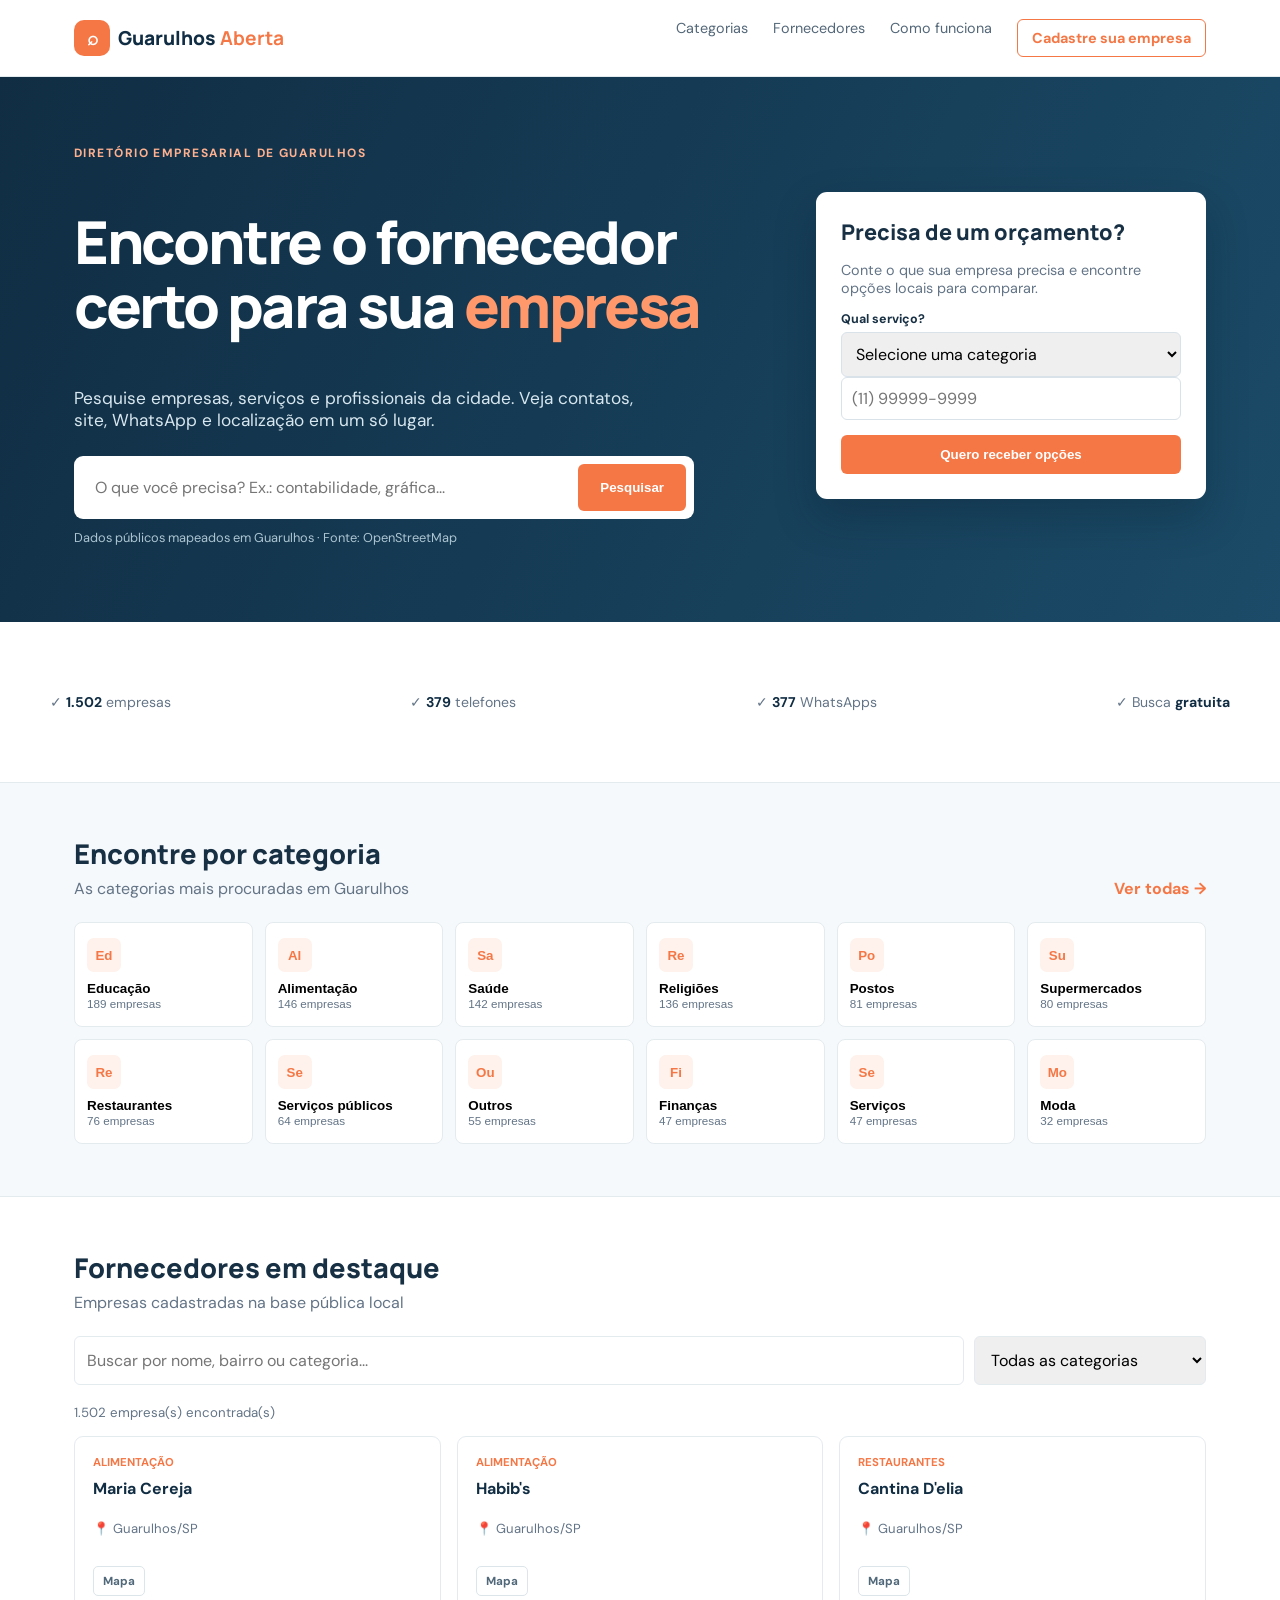
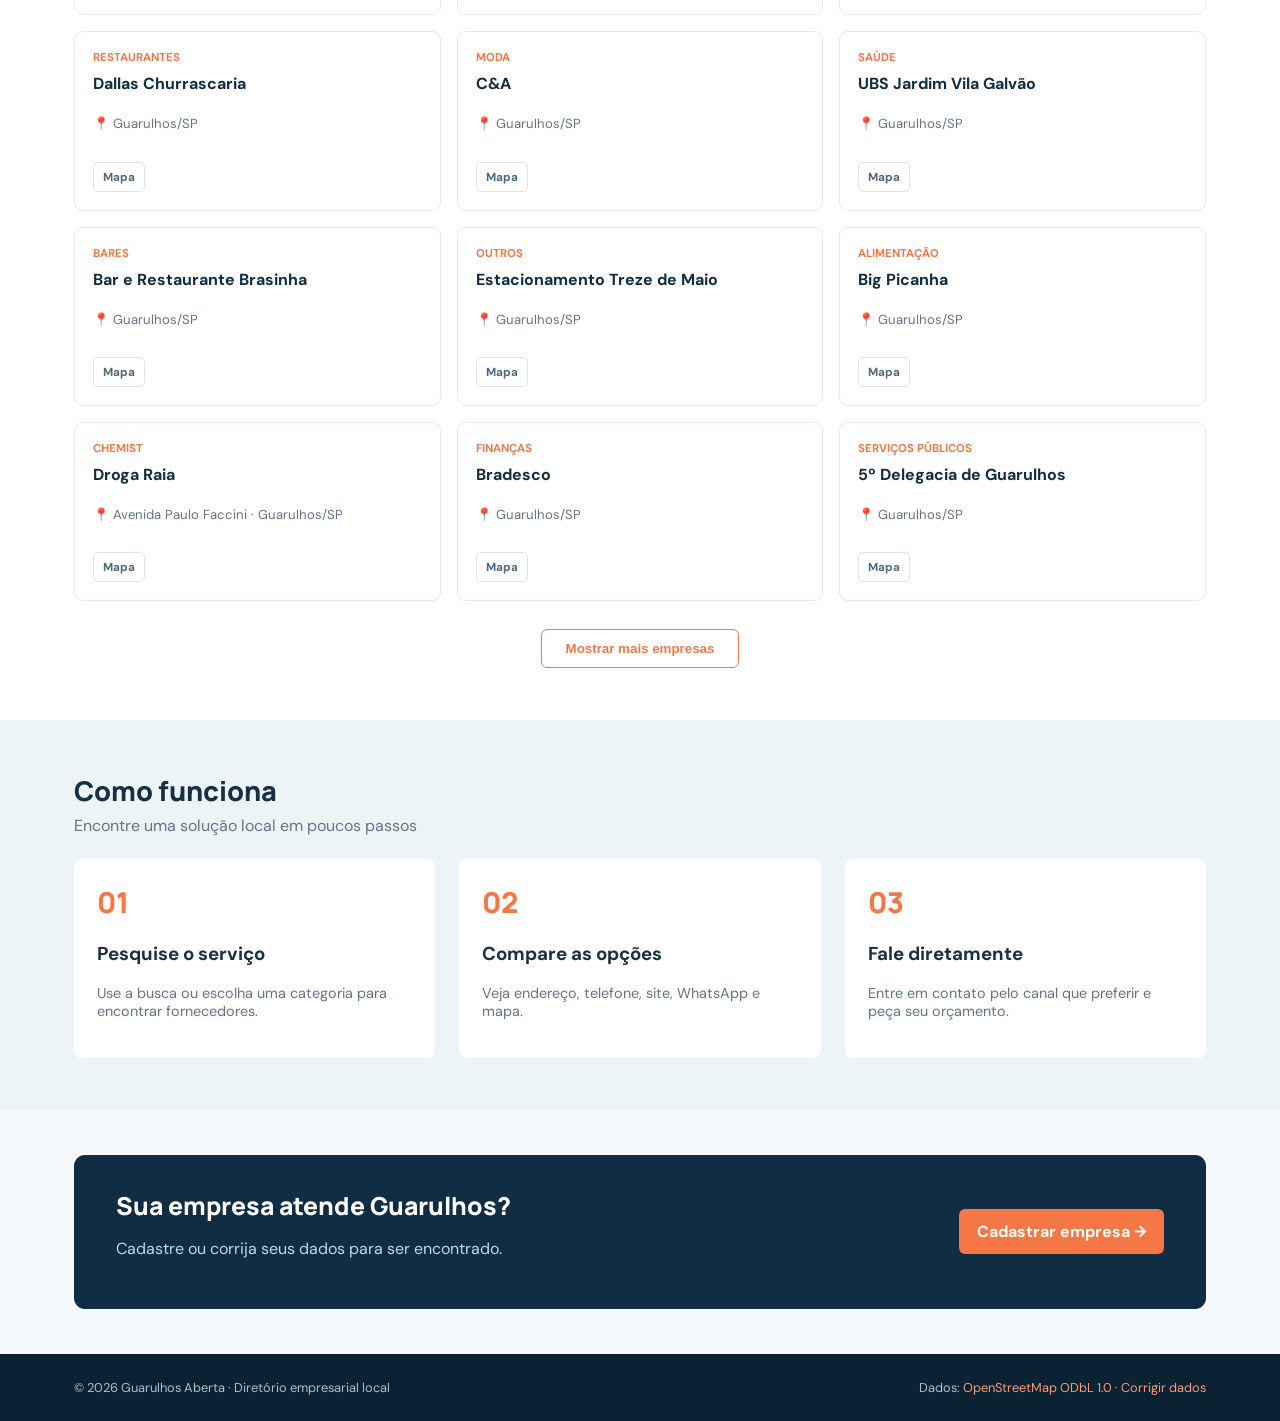
<file: index.html>
<!doctype html><html lang="pt-BR"><head><meta charset="utf-8"><meta name="viewport" content="width=device-width,initial-scale=1"><title>Empresas de Guarulhos | Guarulhos Aberta</title><meta name="description" content="Encontre empresas e fornecedores de Guarulhos com contatos, categorias, sites e localização verificados por fonte."><link rel="canonical" href="https://guarulhos-aberta.vercel.app/"><meta property="og:title" content="Empresas de Guarulhos | Guarulhos Aberta"><meta property="og:description" content="Diretório local com fontes transparentes, categorias e contatos de empresas de Guarulhos."><meta property="og:type" content="website"><meta property="og:url" content="https://guarulhos-aberta.vercel.app/"><script type="application/ld+json">{"@context":"https://schema.org","@type":"WebSite","@id":"https://guarulhos-aberta.vercel.app/#website","url":"https://guarulhos-aberta.vercel.app/","name":"Guarulhos Aberta","description":"Diretório local de empresas e fornecedores com fontes transparentes.","inLanguage":"pt-BR","publisher":{"@type":"Organization","@id":"https://guarulhos-aberta.vercel.app/#organization","name":"Guarulhos Aberta","url":"https://guarulhos-aberta.vercel.app/"}}</script><link rel="preconnect" href="https://fonts.googleapis.com"><link href="https://fonts.googleapis.com/css2?family=DM+Sans:wght@400;500;600;700&family=Manrope:wght@700;800&display=swap" rel="stylesheet"><style>:root{--n:#102d43;--o:#f47745;--m:#637487;--l:#e4ebef;--bg:#f6f9fb;--g:#16866d}.sr-only{position:absolute;width:1px;height:1px;padding:0;margin:-1px;overflow:hidden;clip:rect(0,0,0,0);white-space:nowrap;border:0}*{box-sizing:border-box}body{margin:0;font-family:'DM Sans',sans-serif;color:#183044;background:var(--bg)}a{text-decoration:none;color:inherit}.c{max-width:1180px;margin:auto;padding:0 24px}header{background:white;border-bottom:1px solid var(--l)}.top{height:76px;display:flex;align-items:center;justify-content:space-between}.brand{font:800 1.2rem Manrope;color:var(--n)}.brand b{color:var(--o)}.mark{display:inline-grid;place-items:center;background:var(--o);color:#fff;border-radius:10px;width:36px;height:36px;margin-right:8px}.nav{display:flex;gap:25px;color:#536778;font-size:.9rem}.nav a:last-child{border:1px solid var(--o);padding:9px 14px;border-radius:6px;color:var(--o);font-weight:700}.hero{background:linear-gradient(115deg,var(--n),#1b4b68);color:#fff;padding:68px 0 76px}.hero-grid{display:grid;grid-template-columns:1fr 390px;gap:55px;align-items:center}.eyebrow{text-transform:uppercase;letter-spacing:.12em;color:#ffb08f;font-size:.75rem;font-weight:700}.hero h1{font:800 clamp(2.2rem,5vw,3.7rem)/1.08 Manrope;letter-spacing:-.04em;max-width:650px}.hero h1 em{font-style:normal;color:#ff986b}.hero-copy{color:#d8e7ef;font-size:1.08rem;max-width:580px}.search{display:flex;background:#fff;padding:8px;border-radius:9px;margin-top:25px;max-width:620px}.search input{flex:1;border:0;outline:0;padding:13px;font:inherit;min-width:0}.search button,.quote button{background:var(--o);color:white;border:0;border-radius:6px;padding:0 22px;font-weight:700;cursor:pointer}.note{color:#adc5d2;font-size:.8rem;margin-top:10px}.quote{background:#fff;color:#183044;border-radius:11px;padding:25px;box-shadow:0 18px 40px #071a2844}.quote h2{font:800 1.35rem Manrope;margin:0 0 8px}.quote p{font-size:.9rem;color:var(--m)}.quote label{display:block;font-size:.78rem;font-weight:700;margin:12px 0 5px}.quote input,.quote select{width:100%;padding:10px;border:1px solid #d8e2e8;border-radius:6px;font:inherit}.quote button{width:100%;padding:12px;margin-top:15px}.trust{background:#fff;border-bottom:1px solid var(--l)}.trust .c{display:flex;justify-content:space-between;padding:19px 0;color:var(--m);font-size:.88rem}.trust b{color:var(--n)}section{padding:52px 0}.head{display:flex;justify-content:space-between;align-items:end;margin-bottom:23px}.head h2{font:800 1.7rem Manrope;margin:0}.head p{color:var(--m);margin:6px 0 0}.link{color:var(--o);font-weight:700}.cats{display:grid;grid-template-columns:repeat(6,1fr);gap:12px}.cat{background:#fff;border:1px solid var(--l);border-radius:8px;text-align:left;padding:15px 12px;cursor:pointer;min-height:98px}.cat:hover{border-color:var(--o);transform:translateY(-2px)}.cat i{display:grid;place-items:center;width:34px;height:34px;background:#fff1eb;color:var(--o);border-radius:7px;font-style:normal;font-weight:800}.cat strong{display:block;font-size:.84rem;margin-top:9px}.cat small{color:var(--m);font-size:.73rem}.directory{background:#fff;border-top:1px solid var(--l)}.tools{display:flex;gap:10px;margin-bottom:19px}.tools input,.tools select{padding:12px;border:1px solid var(--l);border-radius:6px;font:inherit}.tools input{flex:1}.results{color:var(--m);font-size:.83rem;margin-bottom:15px}.cards{display:grid;grid-template-columns:repeat(3,1fr);gap:16px}.card{background:white;border:1px solid var(--l);border-radius:9px;padding:18px;min-height:160px;display:flex;flex-direction:column;gap:8px}.card:hover{border-color:#b8cdd8;box-shadow:0 8px 20px #173d5710}.badge{color:var(--o);font-size:.71rem;font-weight:700;text-transform:uppercase}.card h3{font-size:1rem;color:var(--n);margin:0}.addr{font-size:.82rem;color:var(--m);min-height:25px}.actions{display:flex;gap:6px;flex-wrap:wrap;margin-top:auto}.action{border:1px solid #dce5e9;border-radius:5px;padding:6px 9px;font-size:.73rem;font-weight:700;color:#506879}.action:hover{border-color:var(--o);color:var(--o)}.wp{background:#e9f8f3;border-color:#c8eee1;color:var(--g)}.details{background:#fff7f3;border-color:#ffd7c7;color:#c95629}.more{display:block;margin:28px auto 0;padding:11px 24px;background:#fff;color:var(--o);border:1px solid var(--o);border-radius:6px;font-weight:700;cursor:pointer}.steps{background:#edf4f7}.steps-grid{display:grid;grid-template-columns:repeat(3,1fr);gap:24px}.step{background:#fff;padding:23px;border-radius:8px}.num{font:800 1.8rem Manrope;color:var(--o)}.step p{color:var(--m);font-size:.9rem}.banner{padding:45px 0}.banner-box{background:var(--n);color:#fff;border-radius:11px;padding:34px 42px;display:flex;justify-content:space-between;align-items:center}.banner h2{font:800 1.55rem Manrope;margin:0}.banner p{color:#c4d9e3}.banner a{background:var(--o);padding:12px 18px;border-radius:6px;font-weight:700}footer{background:#0b2233;color:#a9c1cc;padding:25px 0;font-size:.8rem}footer .c{display:flex;justify-content:space-between}footer a{color:#ff9a70}@media(max-width:900px){.hero-grid{grid-template-columns:1fr}.cats{grid-template-columns:repeat(3,1fr)}.cards{grid-template-columns:repeat(2,1fr)}}@media(max-width:600px){.nav{display:none}.hero{padding:45px 0}.search{display:block;background:transparent;padding:0}.search input{width:100%;border-radius:6px;margin-bottom:7px}.search button{width:100%;padding:12px}.trust .c{display:grid;grid-template-columns:1fr 1fr;gap:10px}.cats,.cards,.steps-grid{grid-template-columns:1fr 1fr}.tools{display:block}.tools>*{width:100%;margin-bottom:7px}.banner-box{display:block;padding:27px}.banner a{display:inline-block;margin-top:12px}footer .c{display:block}}
</style></head><body><header><div class="c top"><a class="brand" href="/"><span class="mark">⌕</span>Guarulhos <b>Aberta</b></a><nav class="nav"><a href="#categorias">Categorias</a><a href="#empresas">Fornecedores</a><a href="#como">Como funciona</a><a href="#cadastre">Cadastre sua empresa</a></nav></div></header><main><section class="hero"><div class="c hero-grid"><div><div class="eyebrow">Diretório empresarial de Guarulhos</div><h1>Encontre o fornecedor certo para sua <em>empresa</em></h1><p class="hero-copy">Pesquise empresas, serviços e profissionais da cidade. Veja contatos, site, WhatsApp e localização em um só lugar.</p><div class="search"><label class="sr-only" for="hero">Buscar empresa ou serviço</label><input id="hero" name="q" type="search" autocomplete="off" placeholder="O que você precisa? Ex.: contabilidade, gráfica..."><button type="button" onclick="heroSearch()">Pesquisar</button></div><div class="note">Dados públicos mapeados em Guarulhos · Fonte: OpenStreetMap</div></div><div class="quote"><h2>Precisa de um orçamento?</h2><p>Conte o que sua empresa precisa e encontre opções locais para comparar.</p><label for="qcat">Qual serviço?</label><select id="qcat" aria-label="Qual serviço?"><option>Selecione uma categoria</option><option>Contabilidade</option><option>Motofrete e logística</option><option>Marketing e design</option><option>Manutenção</option><option>Outros serviços</option></select><label class="sr-only" for="qcontact">Seu e-mail ou WhatsApp</label><input id="qcontact" name="contact" autocomplete="email tel" placeholder="(11) 99999-9999"><button onclick="quote()">Quero receber opções</button></div></div></section><section class="trust"><div class="c"><span>✓ <b>1.502</b> empresas</span><span>✓ <b>379</b> telefones</span><span>✓ <b>377</b> WhatsApps</span><span>✓ Busca <b>gratuita</b></span></div></section><section id="categorias"><div class="c"><div class="head"><div><h2>Encontre por categoria</h2><p>As categorias mais procuradas em Guarulhos</p></div><a class="link" href="#empresas">Ver todas →</a></div><div id="cats" class="cats"></div></div></section><section id="empresas" class="directory"><div class="c"><div class="head"><div><h2>Fornecedores em destaque</h2><p>Empresas cadastradas na base pública local</p></div></div><div class="tools"><label class="sr-only" for="search">Buscar por nome, bairro ou categoria</label><input id="search" name="q" type="search" autocomplete="off" placeholder="Buscar por nome, bairro ou categoria..."><label class="sr-only" for="filter">Filtrar por categoria</label><select id="filter" name="category"><option value="">Todas as categorias</option></select></div><div id="count" class="results"></div><div id="cards" class="cards"></div><button id="more" class="more" onclick="more()">Mostrar mais empresas</button></div></section><section id="como" class="steps"><div class="c"><div class="head"><div><h2>Como funciona</h2><p>Encontre uma solução local em poucos passos</p></div></div><div class="steps-grid"><div class="step"><div class="num">01</div><h3>Pesquise o serviço</h3><p>Use a busca ou escolha uma categoria para encontrar fornecedores.</p></div><div class="step"><div class="num">02</div><h3>Compare as opções</h3><p>Veja endereço, telefone, site, WhatsApp e mapa.</p></div><div class="step"><div class="num">03</div><h3>Fale diretamente</h3><p>Entre em contato pelo canal que preferir e peça seu orçamento.</p></div></div></div></section><section id="cadastre" class="banner"><div class="c"><div class="banner-box"><div><h2>Sua empresa atende Guarulhos?</h2><p>Cadastre ou corrija seus dados para ser encontrado.</p></div><a href="/claim.html">Cadastrar empresa →</a></div></div></section></main><footer><div class="c"><span>© 2026 Guarulhos Aberta · Diretório empresarial local</span><span>Dados: <a href="https://www.openstreetmap.org" target="_blank">OpenStreetMap ODbL 1.0</a> · <a href="mailto:contato@guarulhosaberta.com.br">Corrigir dados</a></span></div></footer><script>
const L={restaurantes:'Restaurantes',alimentacao:'Alimentação',moda:'Moda',financas:'Finanças',automoveis:'Automóveis',shopping:'Shopping',bares:'Bares',supermercados:'Supermercados',saude:'Saúde',hospedagem:'Hospedagem',religiao:'Religiões','servicos-publicos':'Serviços públicos',mercados:'Mercados',beleza:'Beleza',esportes:'Esportes',tecnologia:'Tecnologia',servicos:'Serviços',transporte:'Transporte',turismo:'Turismo',educacao:'Educação',postos:'Postos',artesanato:'Artesanato',escritorios:'Escritórios',outros:'Outros'};let D=[],F=[],N=0;const P=12;const $=id=>document.getElementById(id);async function init(){D=await(await fetch('data/companies.json')).json();let x={};D.forEach(c=>x[c.category]=(x[c.category]||0)+1);let a=Object.entries(x).sort((i,j)=>j[1]-i[1]);$('cats').innerHTML=a.slice(0,12).map(([k,n])=>`<button class="cat" onclick="cat('${k}')"><i>${(L[k]||k).slice(0,2)}</i><strong>${L[k]||k}</strong><small>${n} empresas</small></button>`).join('');$('filter').innerHTML+=[...a].map(([k,n])=>`<option value="${k}">${L[k]||k} (${n})</option>`).join('');filter()}function cat(k){$('filter').value=k;$('empresas').scrollIntoView({behavior:'smooth'});filter()}function heroSearch(){$('search').value=$('hero').value;$('empresas').scrollIntoView({behavior:'smooth'});filter()}function filter(){let q=$('search').value.toLowerCase().trim(),k=$('filter').value;F=D.filter(c=>(!k||c.category===k)&&(!q||`${c.name} ${c.category_label} ${c.neighbourhood||''} ${c.address||''}`.toLowerCase().includes(q)));N=0;$('cards').innerHTML='';render()}function render(){let a=F.slice(N,N+P);$('cards').insertAdjacentHTML('beforeend',a.map(card).join(''));N+=a.length;$('count').textContent=`${F.length.toLocaleString('pt-BR')} empresa(s) encontrada(s)`;$('more').style.display=N<F.length?'block':'none'}function more(){render()}function esc(x){return String(x||'').replace(/[&<>"']/g,m=>({'&':'&amp;','<':'&lt;','>':'&gt;','"':'&quot;',"'":'&#039;'}[m]))}function card(c){let a=[c.address,c.neighbourhood,c.city+'/SP'].filter(Boolean).join(' · ');return `<article class="card"><div class="badge">${L[c.category]||c.category_label||'Empresa local'}</div><h3>${esc(c.name)}</h3><p class="addr">${a?'📍 '+esc(a):'Contato e localização não informados'}</p><div class="actions">${c.whatsapp?`<a class="action wp" target="_blank" href="${c.whatsapp}">WhatsApp</a>`:''}${c.phone?`<a class="action" href="tel:${c.phone}">Telefone</a>`:''}${c.website?`<a class="action" target="_blank" href="${c.website}">Site</a>`:''}${c.lat&&c.lng?`<a class="action" target="_blank" href="https://www.openstreetmap.org/?mlat=${c.lat}&mlon=${c.lng}#map=17/${c.lat}/${c.lng}">Mapa</a>`:''}</div></article>`}function quote(){let c=$('qcontact').value,k=$('qcat').value;if(!c||k==='Selecione uma categoria')return alert('Preencha categoria e seu contato.');location.href=`mailto:contato@guarulhosaberta.com.br?subject=Solicitação de orçamento - ${encodeURIComponent(k)}&body=${encodeURIComponent('Contato: '+c)}`}$('search').addEventListener('input',filter);$('filter').addEventListener('change',filter);init();
</script></body></html>
</file>
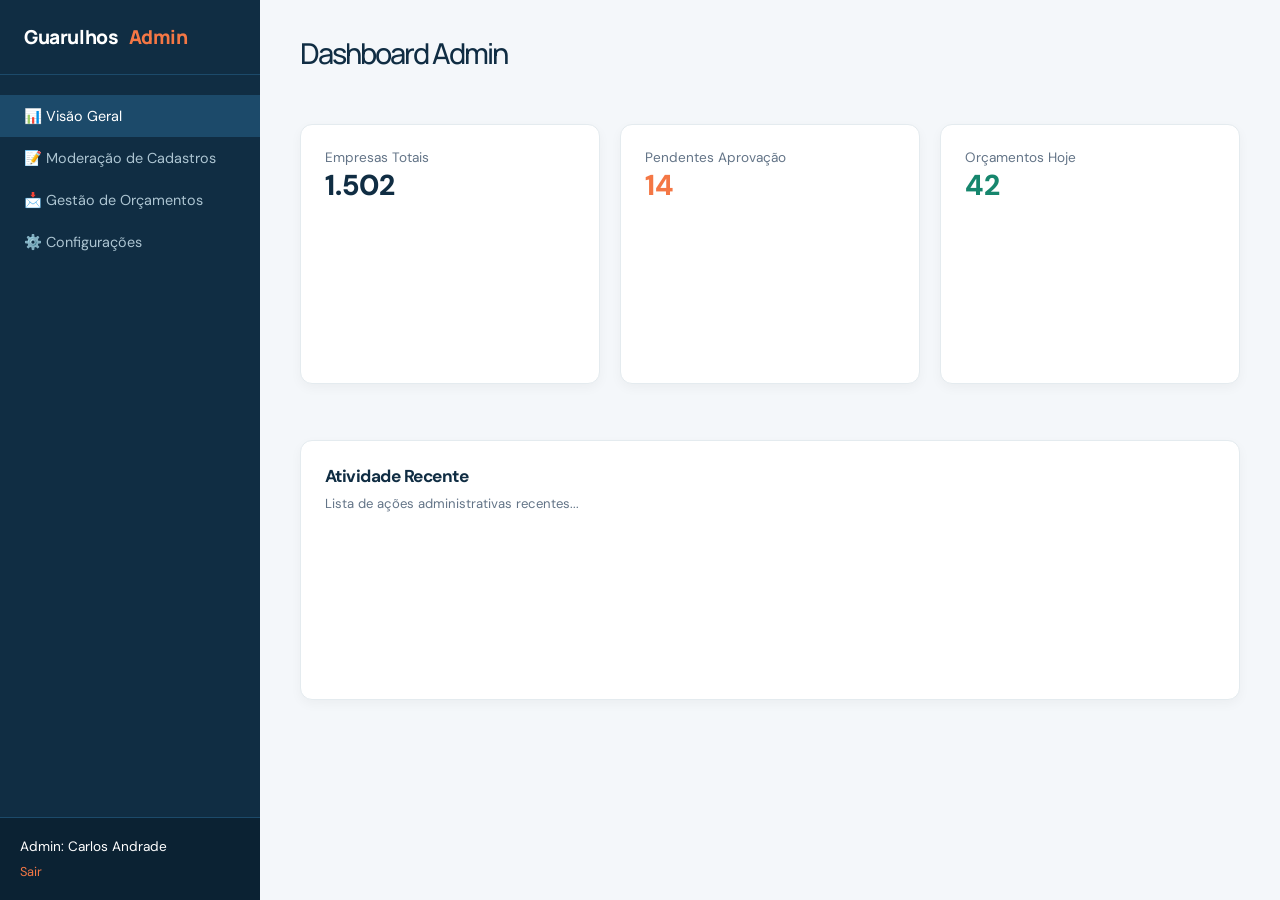
<file: admin-dashboard.html>
<!doctype html>
<html lang="pt-BR">
<head>
  <meta charset="utf-8">
  <meta name="viewport" content="width=device-width, initial-scale=1">
  <title>Painel Administrativo | Guarulhos Aberta</title>
  <link rel="stylesheet" href="styles.css">
  <link rel="preconnect" href="https://fonts.googleapis.com">
  <link href="https://fonts.googleapis.com/css2?family=DM+Sans:wght@400;500;600;700&family=Manrope:wght@700;800&display=swap" rel="stylesheet">
  <style>
    :root { --navy:#102d43; --orange:#f47745; --bg:#f4f7fa; --white:#fff; --muted:#637487; --line:#e4ebef; --green:#16866d; --red:#e74c3c; }
    body { font-family:'DM Sans',sans-serif; background:var(--bg); color:var(--navy); margin:0; display:flex; }
    .sidebar { width:260px; background:var(--navy); color:white; height:100vh; position:fixed; display:flex; flex-direction:column; }
    .sidebar .brand { padding:24px; font-family:Manrope; font-size:1.2rem; font-weight:800; border-bottom:1px solid #1c4a6a; }
    .sidebar .brand span { color:var(--orange); }
    .sidebar nav { flex:1; padding:20px 0; }
    .sidebar nav a { display:flex; align-items:center; gap:12px; padding:12px 24px; color:#adc5d2; font-size:.9rem; transition:.2s; cursor:pointer; }
    .sidebar nav a:hover, .sidebar nav a.active { background:#1c4a6a; color:white; }
    .sidebar .user-info { padding:20px; background:#0b2233; border-top:1px solid #1c4a6a; font-size:.85rem; }
    .main-content { margin-left:260px; width:100%; padding:40px; }
    .header { display:flex; justify-content:space-between; align-items:center; margin-bottom:32px; }
    .header h1 { font-family:Manrope; font-size:1.8rem; color:var(--navy); }
    .card { background:white; border:1px solid var(--line); border-radius:12px; padding:24px; box-shadow:0 4px 12px #0000000a; margin-bottom:24px; }
    .table { width:100%; border-collapse:collapse; }
    .table th { text-align:left; padding:12px; border-bottom:2px solid var(--line); color:var(--muted); font-size:.85rem; }
    .table td { padding:12px; border-bottom:1px solid var(--line); font-size:.9rem; }
    .badge { padding:4px 8px; border-radius:4px; font-size:.75rem; font-weight:700; }
    .badge-pending { background:#fff3cd; color:#856404; }
    .badge-approved { background:#d4edda; color:#155724; }
    .btn { padding:8px 14px; border-radius:6px; font-weight:700; cursor:pointer; border:0; transition:.2s; font-size:.8rem; }
    .btn-primary { background:var(--orange); color:white; }
    .btn-danger { background:var(--red); color:white; }
    .btn-secondary { background:#edf4f7; color:var(--navy); }
    .hidden { display:none; }
  </style>
</head>
<body>
<div class="sidebar">
  <div class="brand">Guarulhos <span>Admin</span></div>
  <nav>
    <a id="nav-dashboard" class="active" onclick="showTab('dashboard')">📊 Visão Geral</a>
    <a id="nav-claims" onclick="showTab('claims')">📝 Moderação de Cadastros</a>
    <a id="nav-quotes" onclick="showTab('quotes')">📩 Gestão de Orçamentos</a>
    <a id="nav-settings" onclick="showTab('settings')">⚙️ Configurações</a>
  </nav>
  <div class="user-info">
    <div>Admin: Carlos Andrade</div>
    <a href="#" onclick="logout()" style="color:var(--orange); font-size:.8rem; display:block; margin-top:8px">Sair</a>
  </div>
</div>

<main class="main-content">
  <div id="tab-dashboard" class="tab">
    <div class="header"><h1>Dashboard Admin</h1></div>
    <div style="display:grid; grid-template-columns:repeat(auto-fit, minmax(200px, 1fr)); gap:20px; margin-bottom:32px">
      <div class="card"><span style="color:var(--muted); font-size:.85rem">Empresas Totais</span><div style="font-size:1.8rem; font-weight:800">1.502</div></div>
      <div class="card"><span style="color:var(--muted); font-size:.85rem">Pendentes Aprovação</span><div style="font-size:1.8rem; font-weight:800; color:var(--orange)">14</div></div>
      <div class="card"><span style="color:var(--muted); font-size:.85rem">Orçamentos Hoje</span><div style="font-size:1.8rem; font-weight:800; color:var(--green)">42</div></div>
    </div>
    <div class="card">
      <h3>Atividade Recente</h3>
      <p style="color:var(--muted)">Lista de ações administrativas recentes...</p>
    </div>
  </div>

  <div id="tab-claims" class="tab hidden">
    <div class="header"><h1>Moderação de Cadastros</h1></div>
    <div class="card">
      <table class="table">
        <thead><tr><th>Empresa</th><th>Categoria</th><th>Solicitação</th><th>Data</th><th>Ações</th></tr></thead>
        <tbody id="claims-list"></tbody>
      </table>
    </div>
  </div>

  <div id="tab-quotes" class="tab hidden">
    <div class="header"><h1>Gestão de Orçamentos</h1></div>
    <div class="card">
      <table class="table">
        <thead><tr><th>Cliente</th><th>Categoria</th><th>Mensagem</th><th>Data</th><th>Ações</th></tr></thead>
        <tbody id="quotes-list"></tbody>
      </table>
    </div>
  </div>

  <div id="tab-settings" class="tab hidden">
    <div class="header"><h1>Configurações do Portal</h1></div>
    <div class="card">
      <div class="form-group" style="margin-bottom:16px">
        <label style="display:block; font-weight:700; margin-bottom:5px">Nome do Portal</label>
        <input type="text" value="Guarulhos Aberta" style="width:100%; padding:10px; border:1px solid #ccc; border-radius:5px">
      </div>
      <div class="form-group" style="margin-bottom:16px">
        <label style="display:block; font-weight:700; margin-bottom:5px">E-mail de Notificações</label>
        <input type="email" value="contato@guarulhosaberta.com.br" style="width:100%; padding:10px; border:1px solid #ccc; border-radius:5px">
      </div>
      <button class="btn btn-primary">Salvar Configurações</button>
    </div>
  </div>
</main>

<script>
  function showTab(tabId) {
    document.querySelectorAll('.tab').forEach(t => t.classList.add('hidden'));
    document.getElementById('tab-' + tabId).classList.remove('hidden');
    document.querySelectorAll('.sidebar nav a').forEach(a => a.classList.remove('active'));
    document.getElementById('nav-' + tabId).classList.add('active');
  }

  function logout() { alert("Saindo..."); window.location.href = '/'; }

  window.onload = () => {
    // Mock de cadastros pendentes
    const claims = [
      { name: 'Gráfica Rápida GRS', cat: 'Gráficas', type: 'Novo Cadastro', date: '2026-10-01' },
      { name: 'Contab Guarulhos', cat: 'Contabilidade', type: 'Correção de Endereço', date: '2026-09-30' },
      { name: 'Logistica Express', cat: 'Transporte', type: 'Reivindicação', date: '2026-09-29' }
    ];
    const clList = document.getElementById('claims-list');
    claims.forEach(c => {
      const row = document.createElement('tr');
      row.innerHTML = `<td>${c.name}</td><td>${c.cat}</td><td>${c.type}</td><td>${c.date}</td><td><button class="btn btn-primary" style="padding:5px 10px; font-size:.7rem">Aprovar</button> <button class="btn btn-danger" style="padding:5px 10px; font-size:.7rem">Rejeitar</button></td>`;
      clList.appendChild(row);
    });

    // Mock de orçamentos
    const quotes = [
      { client: 'João Silva', cat: 'Limpeza', msg: 'Preciso de limpeza pós-obra em galpão', date: '2026-10-01' },
      { client: 'Maria Souza', cat: 'Segurança', msg: 'Cotação para câmeras em escritório', date: '2026-10-01' }
    ];
    const qList = document.getElementById('quotes-list');
    quotes.forEach(q => {
      const row = document.createElement('tr');
      row.innerHTML = `<td>${q.client}</td><td>${q.cat}</td><td>${q.msg}</td><td>${q.date}</td><td><button class="btn btn-secondary" style="padding:5px 10px; font-size:.7rem">Detalhes</button></td>`;
      qList.appendChild(row);L});
  };
</script>
</body>
</html>
</file>
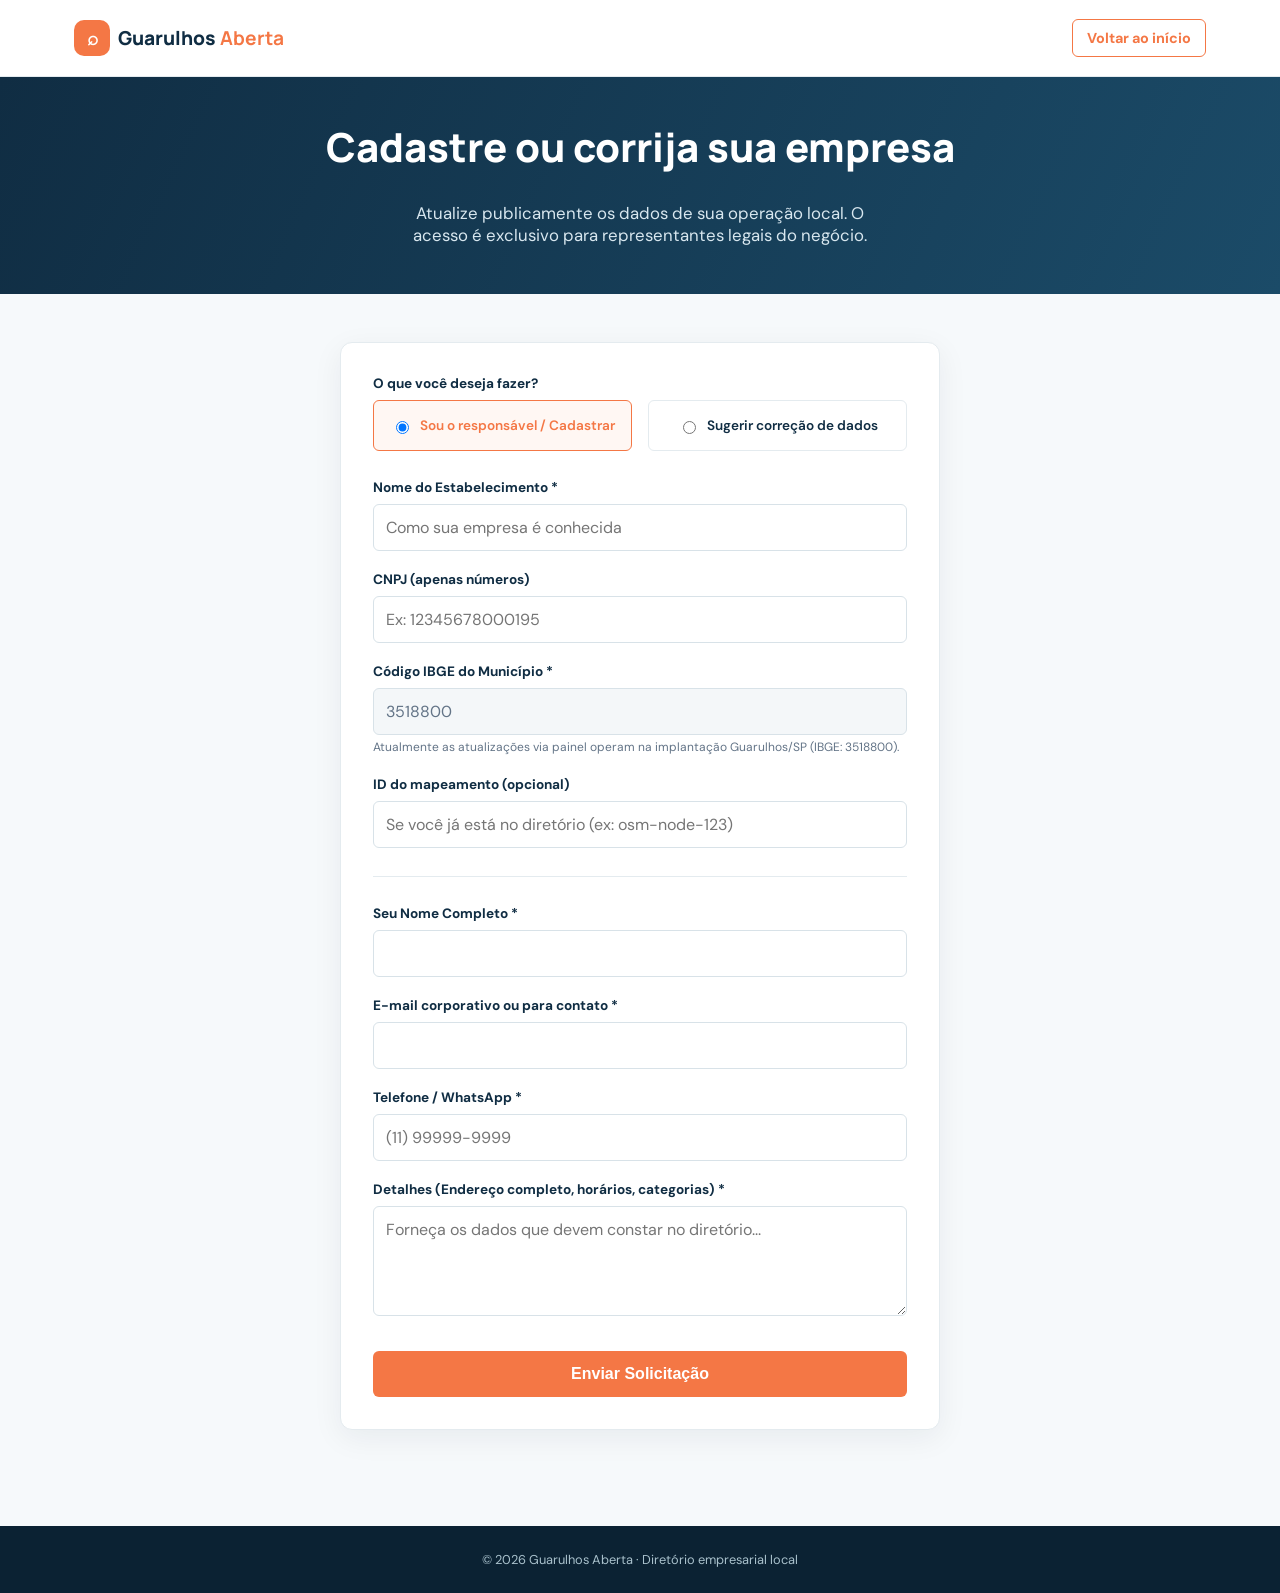
<file: claim.html>
<!doctype html>
<html lang="pt-BR">
<head>
  <meta charset="utf-8">
  <meta name="viewport" content="width=device-width,initial-scale=1">
  <title>Cadastrar ou Corrigir Empresa — Guarulhos Aberta</title>
  <meta name="description" content="Reivindique o controle, cadastre sua empresa ou solicite correção de dados públicos no diretório empresarial de Guarulhos.">
  <link rel="preconnect" href="https://fonts.googleapis.com">
  <link href="https://fonts.googleapis.com/css2?family=DM+Sans:wght@400;500;600;700&family=Manrope:wght@700;800&display=swap" rel="stylesheet">
  <style>
    :root { --n: #102d43; --o: #f47745; --m: #637487; --l: #e4ebef; --bg: #f6f9fb; --g: #16866d; --e: #d13030; }
    * { box-sizing: border-box; }
    body { margin: 0; font-family: 'DM Sans', sans-serif; color: #183044; background: var(--bg); }
    a { text-decoration: none; color: inherit; }
    .c { max-width: 1180px; margin: auto; padding: 0 24px; }
    header { background: white; border-bottom: 1px solid var(--l); }
    .top { height: 76px; display: flex; align-items: center; justify-content: space-between; }
    .brand { font: 800 1.2rem Manrope; color: var(--n); }
    .brand b { color: var(--o); }
    .mark { display: inline-grid; place-items: center; background: var(--o); color: #fff; border-radius: 10px; width: 36px; height: 36px; margin-right: 8px; }
    .nav { display: flex; gap: 25px; color: #536778; font-size: .9rem; }
    .nav a:last-child { border: 1px solid var(--o); padding: 9px 14px; border-radius: 6px; color: var(--o); font-weight: 700; }
    
    .hero { background: linear-gradient(115deg, var(--n), #1b4b68); color: #fff; padding: 48px 0; text-align: center; }
    .hero h1 { font: 800 clamp(1.8rem, 4vw, 2.5rem)/1.1 Manrope; margin-top: 0; }
    .hero p { color: #d8e7ef; max-width: 500px; margin: 12px auto 0; font-size: 1.05rem; }
    
    .main-form { padding: 48px 0; max-width: 600px; margin: 0 auto; }
    .box { background: #fff; padding: 32px; border-radius: 12px; box-shadow: 0 8px 30px #071a2810; border: 1px solid var(--l); }
    
    .form-group { margin-bottom: 20px; text-align: left; }
    label { display: block; font-size: .85rem; font-weight: 700; margin-bottom: 8px; color: var(--n); }
    input, select, textarea { 
      width: 100%; padding: 12px; border: 1px solid #d8e2e8; border-radius: 6px; font: inherit; color: var(--n);
      transition: border-color 0.2s;
    }
    input:focus, select:focus, textarea:focus { border-color: var(--o); outline: none; }
    
    .radio-group { display: flex; gap: 16px; margin-bottom: 12px; }
    .radio-card { flex: 1; border: 1px solid var(--l); border-radius: 6px; padding: 16px; cursor: pointer; text-align: center; font-weight: 600; display: flex; align-items: center; justify-content: center; gap: 8px; background: #fff; }
    .radio-card input { width: auto; cursor: pointer; }
    .radio-card:has(input:checked) { border-color: var(--o); background: #fff7f3; color: var(--o); }
    
    button[type="submit"] {
      width: 100%; background: var(--o); color: white; border: 0; border-radius: 6px; padding: 14px; font-weight: 700; font-size: 1rem; cursor: pointer; margin-top: 10px;
    }
    button[type="submit"]:disabled { background: #dce5e9; cursor: not-allowed; }
    
    .msg { padding: 16px; border-radius: 6px; margin-bottom: 24px; display: none; font-weight: 500; font-size: 0.9rem; }
    .msg.error { background: #fcebeb; color: var(--e); border: 1px solid #fad2d2; display: block; }
    .msg.success { background: #e9f8f3; color: var(--g); border: 1px solid #c8eee1; display: block; }

    footer { background: #0b2233; color: #a9c1cc; padding: 25px 0; font-size: .8rem; text-align: center; margin-top: 48px; }
    footer a { color: #ff9a70; }
  </style>
</head>
<body>
<header>
  <div class="c top">
    <a class="brand" href="/"><span class="mark">⌕</span>Guarulhos <b>Aberta</b></a>
    <nav class="nav"><a href="/">Voltar ao início</a></nav>
  </div>
</header>
<main>
  <section class="hero">
    <div class="c">
      <h1>Cadastre ou corrija sua empresa</h1>
      <p>Atualize publicamente os dados de sua operação local. O acesso é exclusivo para representantes legais do negócio.</p>
    </div>
  </section>

  <section class="main-form c">
    <div class="box">
      <div id="status-msg" class="msg"></div>

      <form id="claim-form" onsubmit="submitForm(event)">
        <div class="form-group">
          <label>O que você deseja fazer?</label>
          <div class="radio-group">
            <label class="radio-card">
              <input type="radio" name="claimType" value="claim" checked> Sou o responsável / Cadastrar
            </label>
            <label class="radio-card">
              <input type="radio" name="claimType" value="correction"> Sugerir correção de dados
            </label>
          </div>
        </div>

        <div class="form-group">
          <label for="companyName">Nome do Estabelecimento *</label>
          <input type="text" id="companyName" name="companyName" required placeholder="Como sua empresa é conhecida">
        </div>

        <div class="form-group">
          <label for="cnpj">CNPJ (apenas números)</label>
          <input type="text" id="cnpj" name="cnpj" placeholder="Ex: 12345678000195" pattern="[0-9]{14}" title="14 números do CNPJ">
        </div>

        <div class="form-group">
          <label for="municipalityId">Código IBGE do Município *</label>
          <input type="text" id="municipalityId" name="municipalityId" required value="3518800" readonly style="background:#f4f7f9; color:#637487; cursor:not-allowed;">
          <small style="color: var(--m); font-size: 0.75rem;">Atualmente as atualizações via painel operam na implantação Guarulhos/SP (IBGE: 3518800).</small>
        </div>

        <div class="form-group">
          <label for="companyId">ID do mapeamento (opcional)</label>
          <input type="text" id="companyId" name="companyId" placeholder="Se você já está no diretório (ex: osm-node-123)">
        </div>

        <hr style="border: 0; border-top: 1px solid var(--l); margin: 28px 0;">

        <div class="form-group">
          <label for="claimantName">Seu Nome Completo *</label>
          <input type="text" id="claimantName" name="claimantName" required>
        </div>
        
        <div class="form-group">
          <label for="claimantEmail">E-mail corporativo ou para contato *</label>
          <input type="email" id="claimantEmail" name="claimantEmail" required>
        </div>

        <div class="form-group">
          <label for="claimantPhone">Telefone / WhatsApp *</label>
          <input type="text" id="claimantPhone" name="claimantPhone" required placeholder="(11) 99999-9999">
        </div>

        <div class="form-group">
          <label for="details">Detalhes (Endereço completo, horários, categorias) *</label>
          <textarea id="details" name="details" rows="4" required placeholder="Forneça os dados que devem constar no diretório..."></textarea>
        </div>

        <button type="submit" id="submit-btn">Enviar Solicitação</button>
      </form>
    </div>
  </section>
</main>
<footer>
  <div class="c">
    <span>© 2026 Guarulhos Aberta · Diretório empresarial local</span>
  </div>
</footer>
<script>
async function submitForm(e) {
  e.preventDefault();
  const form = e.target;
  const btn = document.getElementById("submit-btn");
  const msg = document.getElementById("status-msg");
  
  btn.disabled = true;
  btn.textContent = "Enviando...";
  msg.className = "msg";
  msg.textContent = "";

  const payload = {
    claimType: form.claimType.value,
    companyName: form.companyName.value,
    cnpj: form.cnpj.value || undefined,
    municipalityId: form.municipalityId.value,
    companyId: form.companyId.value || undefined,
    claimantName: form.claimantName.value,
    claimantEmail: form.claimantEmail.value,
    claimantPhone: form.claimantPhone.value,
    details: form.details.value,
  };

  try {
    const res = await fetch("/api/claim", {
      method: "POST",
      headers: { "Content-Type": "application/json" },
      body: JSON.stringify(payload),
    });

    const data = await res.json();

    if (!res.ok) {
      throw new Error(data.message || "Erro ao processar solicitação.");
    }

    msg.className = "msg success";
    msg.textContent = data.message || "Solicitação registrada com sucesso e aguardando verificação.";
    form.reset();
  } catch (err) {
    msg.className = "msg error";
    msg.textContent = err.message;
  } finally {
    btn.disabled = false;
    btn.textContent = "Enviar Solicitação";
  }
}
</script>
</body>
</html>
</file>
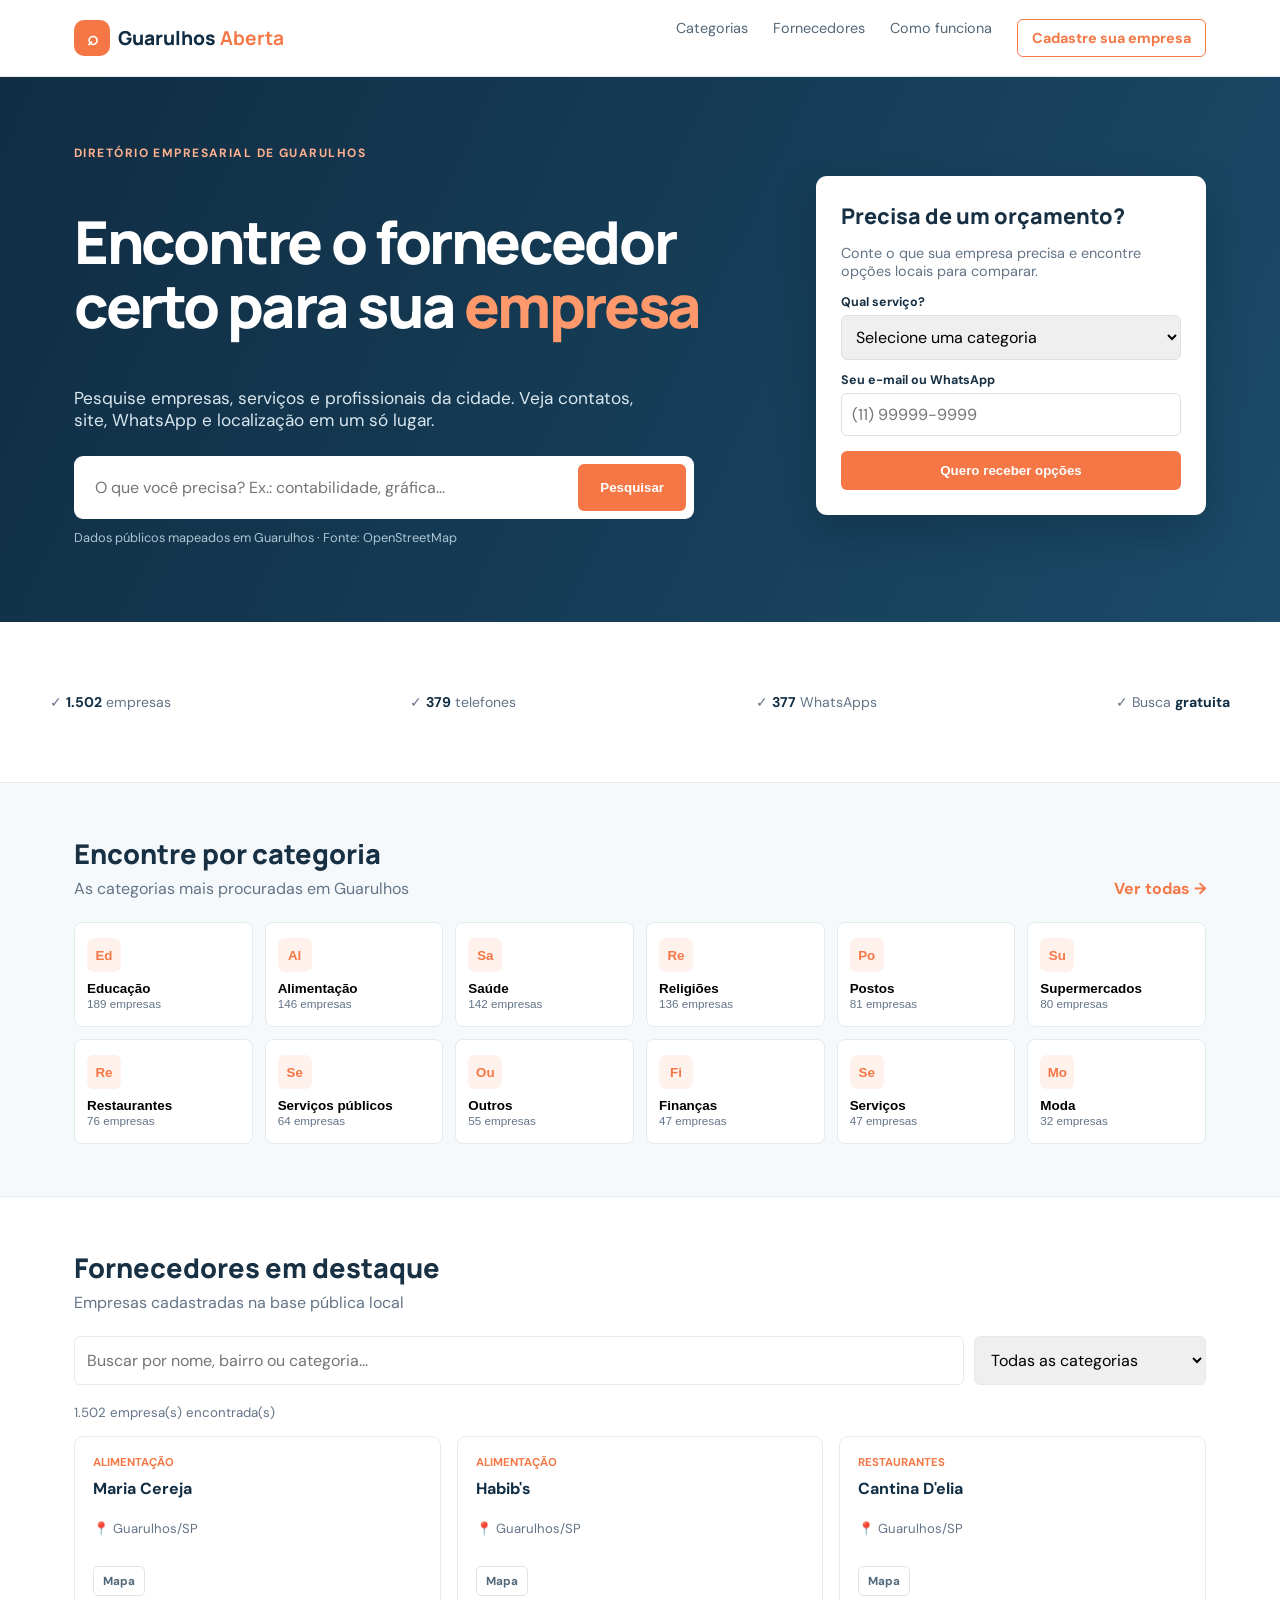
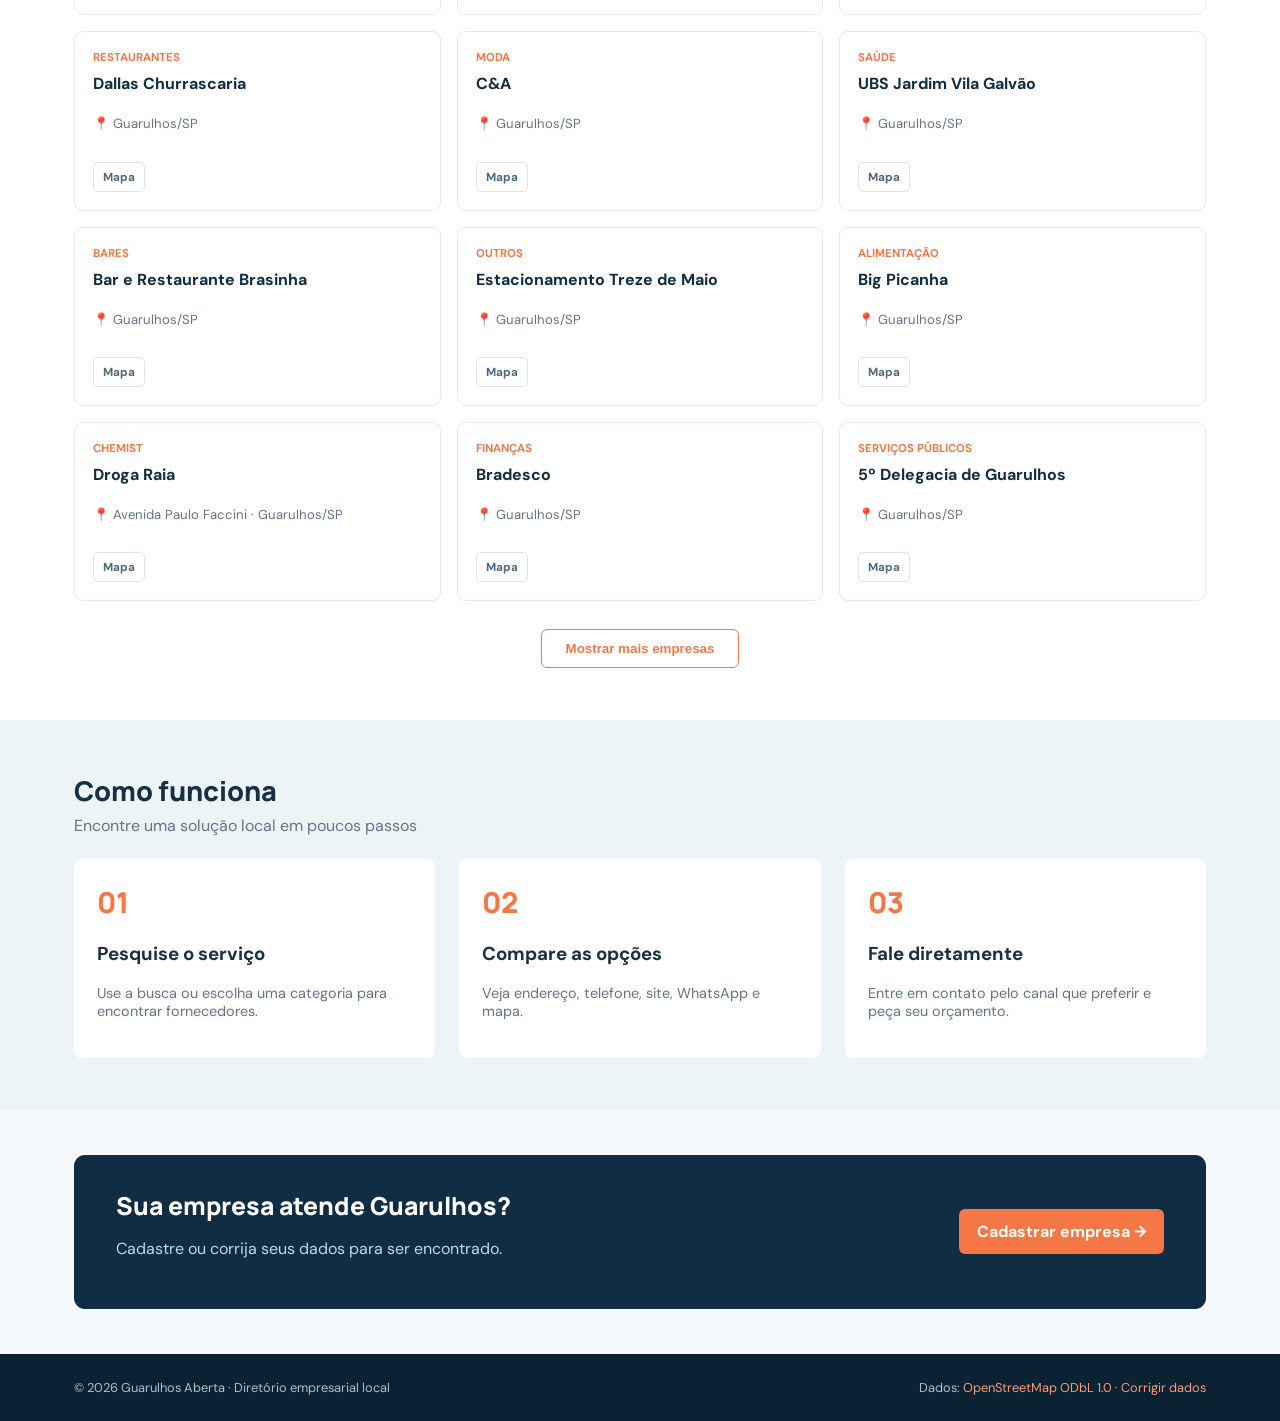
<file: index.ohub.html>
<!doctype html><html lang="pt-BR"><head><meta charset="utf-8"><meta name="viewport" content="width=device-width,initial-scale=1"><title>Guarulhos Aberta — fornecedores e empresas</title><meta name="description" content="Encontre fornecedores e empresas de Guarulhos. Compare contatos, sites, WhatsApp e localização."><link rel="preconnect" href="https://fonts.googleapis.com"><link href="https://fonts.googleapis.com/css2?family=DM+Sans:wght@400;500;600;700&family=Manrope:wght@700;800&display=swap" rel="stylesheet"><style>:root{--n:#102d43;--o:#f47745;--m:#637487;--l:#e4ebef;--bg:#f6f9fb;--g:#16866d}*{box-sizing:border-box}body{margin:0;font-family:'DM Sans',sans-serif;color:#183044;background:var(--bg)}a{text-decoration:none;color:inherit}.c{max-width:1180px;margin:auto;padding:0 24px}header{background:white;border-bottom:1px solid var(--l)}.top{height:76px;display:flex;align-items:center;justify-content:space-between}.brand{font:800 1.2rem Manrope;color:var(--n)}.brand b{color:var(--o)}.mark{display:inline-grid;place-items:center;background:var(--o);color:#fff;border-radius:10px;width:36px;height:36px;margin-right:8px}.nav{display:flex;gap:25px;color:#536778;font-size:.9rem}.nav a:last-child{border:1px solid var(--o);padding:9px 14px;border-radius:6px;color:var(--o);font-weight:700}.hero{background:linear-gradient(115deg,var(--n),#1b4b68);color:#fff;padding:68px 0 76px}.hero-grid{display:grid;grid-template-columns:1fr 390px;gap:55px;align-items:center}.eyebrow{text-transform:uppercase;letter-spacing:.12em;color:#ffb08f;font-size:.75rem;font-weight:700}.hero h1{font:800 clamp(2.2rem,5vw,3.7rem)/1.08 Manrope;letter-spacing:-.04em;max-width:650px}.hero h1 em{font-style:normal;color:#ff986b}.hero-copy{color:#d8e7ef;font-size:1.08rem;max-width:580px}.search{display:flex;background:#fff;padding:8px;border-radius:9px;margin-top:25px;max-width:620px}.search input{flex:1;border:0;outline:0;padding:13px;font:inherit;min-width:0}.search button,.quote button{background:var(--o);color:white;border:0;border-radius:6px;padding:0 22px;font-weight:700;cursor:pointer}.note{color:#adc5d2;font-size:.8rem;margin-top:10px}.quote{background:#fff;color:#183044;border-radius:11px;padding:25px;box-shadow:0 18px 40px #071a2844}.quote h2{font:800 1.35rem Manrope;margin:0 0 8px}.quote p{font-size:.9rem;color:var(--m)}.quote label{display:block;font-size:.78rem;font-weight:700;margin:12px 0 5px}.quote input,.quote select{width:100%;padding:10px;border:1px solid #d8e2e8;border-radius:6px;font:inherit}.quote button{width:100%;padding:12px;margin-top:15px}.trust{background:#fff;border-bottom:1px solid var(--l)}.trust .c{display:flex;justify-content:space-between;padding:19px 0;color:var(--m);font-size:.88rem}.trust b{color:var(--n)}section{padding:52px 0}.head{display:flex;justify-content:space-between;align-items:end;margin-bottom:23px}.head h2{font:800 1.7rem Manrope;margin:0}.head p{color:var(--m);margin:6px 0 0}.link{color:var(--o);font-weight:700}.cats{display:grid;grid-template-columns:repeat(6,1fr);gap:12px}.cat{background:#fff;border:1px solid var(--l);border-radius:8px;text-align:left;padding:15px 12px;cursor:pointer;min-height:98px}.cat:hover{border-color:var(--o);transform:translateY(-2px)}.cat i{display:grid;place-items:center;width:34px;height:34px;background:#fff1eb;color:var(--o);border-radius:7px;font-style:normal;font-weight:800}.cat strong{display:block;font-size:.84rem;margin-top:9px}.cat small{color:var(--m);font-size:.73rem}.directory{background:#fff;border-top:1px solid var(--l)}.tools{display:flex;gap:10px;margin-bottom:19px}.tools input,.tools select{padding:12px;border:1px solid var(--l);border-radius:6px;font:inherit}.tools input{flex:1}.results{color:var(--m);font-size:.83rem;margin-bottom:15px}.cards{display:grid;grid-template-columns:repeat(3,1fr);gap:16px}.card{background:white;border:1px solid var(--l);border-radius:9px;padding:18px;min-height:160px;display:flex;flex-direction:column;gap:8px}.card:hover{border-color:#b8cdd8;box-shadow:0 8px 20px #173d5710}.badge{color:var(--o);font-size:.71rem;font-weight:700;text-transform:uppercase}.card h3{font-size:1rem;color:var(--n);margin:0}.addr{font-size:.82rem;color:var(--m);min-height:25px}.actions{display:flex;gap:6px;flex-wrap:wrap;margin-top:auto}.action{border:1px solid #dce5e9;border-radius:5px;padding:6px 9px;font-size:.73rem;font-weight:700;color:#506879}.action:hover{border-color:var(--o);color:var(--o)}.wp{background:#e9f8f3;border-color:#c8eee1;color:var(--g)}.more{display:block;margin:28px auto 0;padding:11px 24px;background:#fff;color:var(--o);border:1px solid var(--o);border-radius:6px;font-weight:700;cursor:pointer}.steps{background:#edf4f7}.steps-grid{display:grid;grid-template-columns:repeat(3,1fr);gap:24px}.step{background:#fff;padding:23px;border-radius:8px}.num{font:800 1.8rem Manrope;color:var(--o)}.step p{color:var(--m);font-size:.9rem}.banner{padding:45px 0}.banner-box{background:var(--n);color:#fff;border-radius:11px;padding:34px 42px;display:flex;justify-content:space-between;align-items:center}.banner h2{font:800 1.55rem Manrope;margin:0}.banner p{color:#c4d9e3}.banner a{background:var(--o);padding:12px 18px;border-radius:6px;font-weight:700}footer{background:#0b2233;color:#a9c1cc;padding:25px 0;font-size:.8rem}footer .c{display:flex;justify-content:space-between}footer a{color:#ff9a70}@media(max-width:900px){.hero-grid{grid-template-columns:1fr}.cats{grid-template-columns:repeat(3,1fr)}.cards{grid-template-columns:repeat(2,1fr)}}@media(max-width:600px){.nav{display:none}.hero{padding:45px 0}.search{display:block;background:transparent;padding:0}.search input{width:100%;border-radius:6px;margin-bottom:7px}.search button{width:100%;padding:12px}.trust .c{display:grid;grid-template-columns:1fr 1fr;gap:10px}.cats,.cards,.steps-grid{grid-template-columns:1fr 1fr}.tools{display:block}.tools>*{width:100%;margin-bottom:7px}.banner-box{display:block;padding:27px}.banner a{display:inline-block;margin-top:12px}footer .c{display:block}}
</style></head><body><header><div class="c top"><a class="brand" href="/"><span class="mark">⌕</span>Guarulhos <b>Aberta</b></a><nav class="nav"><a href="#categorias">Categorias</a><a href="#empresas">Fornecedores</a><a href="#como">Como funciona</a><a href="#cadastre">Cadastre sua empresa</a></nav></div></header><main><section class="hero"><div class="c hero-grid"><div><div class="eyebrow">Diretório empresarial de Guarulhos</div><h1>Encontre o fornecedor certo para sua <em>empresa</em></h1><p class="hero-copy">Pesquise empresas, serviços e profissionais da cidade. Veja contatos, site, WhatsApp e localização em um só lugar.</p><div class="search"><input id="hero" placeholder="O que você precisa? Ex.: contabilidade, gráfica..."><button onclick="heroSearch()">Pesquisar</button></div><div class="note">Dados públicos mapeados em Guarulhos · Fonte: OpenStreetMap</div></div><div class="quote"><h2>Precisa de um orçamento?</h2><p>Conte o que sua empresa precisa e encontre opções locais para comparar.</p><label>Qual serviço?</label><select id="qcat"><option>Selecione uma categoria</option><option>Contabilidade</option><option>Motofrete e logística</option><option>Marketing e design</option><option>Manutenção</option><option>Outros serviços</option></select><label>Seu e-mail ou WhatsApp</label><input id="qcontact" placeholder="(11) 99999-9999"><button onclick="quote()">Quero receber opções</button></div></div></section><section class="trust"><div class="c"><span>✓ <b>1.502</b> empresas</span><span>✓ <b>379</b> telefones</span><span>✓ <b>377</b> WhatsApps</span><span>✓ Busca <b>gratuita</b></span></div></section><section id="categorias"><div class="c"><div class="head"><div><h2>Encontre por categoria</h2><p>As categorias mais procuradas em Guarulhos</p></div><a class="link" href="#empresas">Ver todas →</a></div><div id="cats" class="cats"></div></div></section><section id="empresas" class="directory"><div class="c"><div class="head"><div><h2>Fornecedores em destaque</h2><p>Empresas cadastradas na base pública local</p></div></div><div class="tools"><input id="search" placeholder="Buscar por nome, bairro ou categoria..."><select id="filter"><option value="">Todas as categorias</option></select></div><div id="count" class="results"></div><div id="cards" class="cards"></div><button id="more" class="more" onclick="more()">Mostrar mais empresas</button></div></section><section id="como" class="steps"><div class="c"><div class="head"><div><h2>Como funciona</h2><p>Encontre uma solução local em poucos passos</p></div></div><div class="steps-grid"><div class="step"><div class="num">01</div><h3>Pesquise o serviço</h3><p>Use a busca ou escolha uma categoria para encontrar fornecedores.</p></div><div class="step"><div class="num">02</div><h3>Compare as opções</h3><p>Veja endereço, telefone, site, WhatsApp e mapa.</p></div><div class="step"><div class="num">03</div><h3>Fale diretamente</h3><p>Entre em contato pelo canal que preferir e peça seu orçamento.</p></div></div></div></section><section id="cadastre" class="banner"><div class="c"><div class="banner-box"><div><h2>Sua empresa atende Guarulhos?</h2><p>Cadastre ou corrija seus dados para ser encontrado.</p></div><a href="mailto:contato@guarulhosaberta.com.br?subject=Cadastro de empresa">Cadastrar empresa →</a></div></div></section></main><footer><div class="c"><span>© 2026 Guarulhos Aberta · Diretório empresarial local</span><span>Dados: <a href="https://www.openstreetmap.org" target="_blank">OpenStreetMap ODbL 1.0</a> · <a href="mailto:contato@guarulhosaberta.com.br">Corrigir dados</a></span></div></footer><script>
const L={restaurantes:'Restaurantes',alimentacao:'Alimentação',moda:'Moda',financas:'Finanças',automoveis:'Automóveis',shopping:'Shopping',bares:'Bares',supermercados:'Supermercados',saude:'Saúde',hospedagem:'Hospedagem',religiao:'Religiões','servicos-publicos':'Serviços públicos',mercados:'Mercados',beleza:'Beleza',esportes:'Esportes',tecnologia:'Tecnologia',servicos:'Serviços',transporte:'Transporte',turismo:'Turismo',educacao:'Educação',postos:'Postos',artesanato:'Artesanato',escritorios:'Escritórios',outros:'Outros'};let D=[],F=[],N=0;const P=12;const $=id=>document.getElementById(id);async function init(){D=await(await fetch('data/companies.json')).json();let x={};D.forEach(c=>x[c.category]=(x[c.category]||0)+1);let a=Object.entries(x).sort((i,j)=>j[1]-i[1]);$('cats').innerHTML=a.slice(0,12).map(([k,n])=>`<button class="cat" onclick="cat('${k}')"><i>${(L[k]||k).slice(0,2)}</i><strong>${L[k]||k}</strong><small>${n} empresas</small></button>`).join('');$('filter').innerHTML+=[...a].map(([k,n])=>`<option value="${k}">${L[k]||k} (${n})</option>`).join('');filter()}function cat(k){$('filter').value=k;$('empresas').scrollIntoView({behavior:'smooth'});filter()}function heroSearch(){$('search').value=$('hero').value;$('empresas').scrollIntoView({behavior:'smooth'});filter()}function filter(){let q=$('search').value.toLowerCase().trim(),k=$('filter').value;F=D.filter(c=>(!k||c.category===k)&&(!q||`${c.name} ${c.category_label} ${c.neighbourhood||''} ${c.address||''}`.toLowerCase().includes(q)));N=0;$('cards').innerHTML='';render()}function render(){let a=F.slice(N,N+P);$('cards').insertAdjacentHTML('beforeend',a.map(card).join(''));N+=a.length;$('count').textContent=`${F.length.toLocaleString('pt-BR')} empresa(s) encontrada(s)`;$('more').style.display=N<F.length?'block':'none'}function more(){render()}function esc(x){return String(x||'').replace(/[&<>"']/g,m=>({'&':'&amp;','<':'&lt;','>':'&gt;','"':'&quot;',"'":'&#039;'}[m]))}function card(c){let a=[c.address,c.neighbourhood,c.city+'/SP'].filter(Boolean).join(' · ');return `<article class="card"><div class="badge">${L[c.category]||c.category_label||'Empresa local'}</div><h3>${esc(c.name)}</h3><p class="addr">${a?'📍 '+esc(a):'Contato e localização não informados'}</p><div class="actions">${c.whatsapp?`<a class="action wp" target="_blank" href="${c.whatsapp}">WhatsApp</a>`:''}${c.phone?`<a class="action" href="tel:${c.phone}">Telefone</a>`:''}${c.website?`<a class="action" target="_blank" href="${c.website}">Site</a>`:''}${c.lat&&c.lng?`<a class="action" target="_blank" href="https://www.openstreetmap.org/?mlat=${c.lat}&mlon=${c.lng}#map=17/${c.lat}/${c.lng}">Mapa</a>`:''}</div></article>`}function quote(){let c=$('qcontact').value,k=$('qcat').value;if(!c||k==='Selecione uma categoria')return alert('Preencha categoria e seu contato.');location.href=`mailto:contato@guarulhosaberta.com.br?subject=Solicitação de orçamento - ${encodeURIComponent(k)}&body=${encodeURIComponent('Contato: '+c)}`}$('search').addEventListener('input',filter);$('filter').addEventListener('change',filter);init();
</script></body></html>
</file>
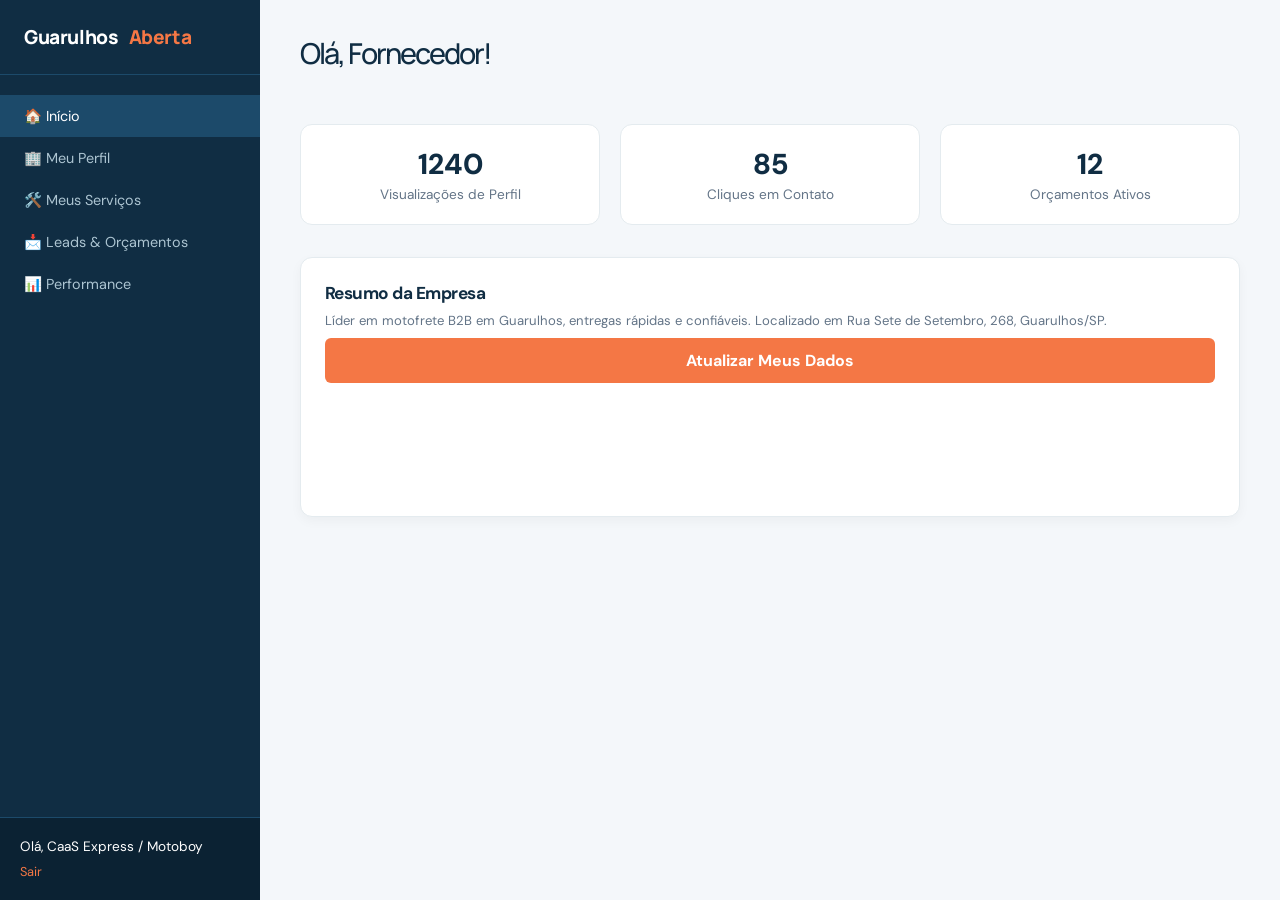
<file: supplier-dashboard.html>
<!doctype html>
<html lang="pt-BR">
<head>
  <meta charset="utf-8">
  <meta name="viewport" content="width=device-width, initial-scale=1">
  <title>Painel do Fornecedor | Guarulhos Aberta</title>
  <link rel="stylesheet" href="styles.css">
  <link rel="preconnect" href="https://fonts.googleapis.com">
  <link href="https://fonts.googleapis.com/css2?family=DM+Sans:wght@400;500;600;700&family=Manrope:wght@700;800&display=swap" rel="stylesheet">
  <style>
    :root { --navy:#102d43; --orange:#f47745; --bg:#f4f7fa; --white:#fff; --muted:#637487; --line:#e4ebef; --green:#16866d; }
    body { font-family:'DM Sans',sans-serif; background:var(--bg); color:var(--navy); margin:0; display:flex; }
    .sidebar { width:260px; background:var(--navy); color:white; height:100vh; position:fixed; display:flex; flex-direction:column; }
    .sidebar .brand { padding:24px; font-family:Manrope; font-size:1.2rem; font-weight:800; border-bottom:1px solid #1c4a6a; }
    .sidebar .brand span { color:var(--orange); }
    .sidebar nav { flex:1; padding:20px 0; }
    .sidebar nav a { display:flex; align-items:center; gap:12px; padding:12px 24px; color:#adc5d2; font-size:.9rem; transition:.2s; cursor:pointer; }
    .sidebar nav a:hover, .sidebar nav a.active { background:#1c4a6a; color:white; }
    .sidebar .user-info { padding:20px; background:#0b2233; border-top:1px solid #1c4a6a; font-size:.85rem; }
    .main-content { margin-left:260px; width:100%; padding:40px; }
    .header { display:flex; justify-content:space-between; align-items:center; margin-bottom:32px; }
    .header h1 { font-family:Manrope; font-size:1.8rem; color:var(--navy); }
    .card { background:white; border:1px solid var(--line); border-radius:12px; padding:24px; box-shadow:0 4px 12px #0000000a; }
    .stat-grid { display:grid; grid-template-columns:repeat(auto-fit, minmax(200px, 1fr)); gap:20px; margin-bottom:32px; }
    .stat-card { background:white; padding:20px; border-radius:12px; border:1px solid var(--line); text-align:center; }
    .stat-card .val { display:block; font-size:1.8rem; font-weight:800; color:var(--navy); }
    .stat-card .lbl { font-size:.85rem; color:var(--muted); }
    .form-group { margin-bottom:16px; }
    .form-group label { display:block; font-size:.85rem; font-weight:600; margin-bottom:6px; color:var(--navy); }
    .form-group input, .form-group textarea, .form-group select { width:100%; padding:12px; border:1px solid var(--line); border-radius:6px; font:inherit; outline:none; }
    .form-group input:focus { border-color:var(--orange); }
    .btn { padding:12px 24px; border-radius:6px; font-weight:700; cursor:pointer; border:0; transition:.2s; }
    .btn-primary { background:var(--orange); color:white; }
    .btn-primary:hover { background:#ff8b58; }
    .btn-secondary { background:#edf4f7; color:var(--navy); }
    .btn-secondary:hover { background:#dbe4ea; }
    .table { width:100%; border-collapse:collapse; margin-top:20px; }
    .table th { text-align:left; padding:12px; border-bottom:2px solid var(--line); color:var(--muted); font-size:.85rem; }
    .table td { padding:12px; border-bottom:1px solid var(--line); font-size:.9rem; }
    .badge { padding:4px 8px; border-radius:4px; font-size:.75rem; font-weight:700; }
    .badge-pending { background:#fff3cd; color:#856404; }
    .badge-approved { background:#d4edda; color:#155724; }
    .hidden { display:none; }
  </style>
</head>
<body>
<div class="sidebar">
  <div class="brand">Guarulhos <span>Aberta</span></div>
  <nav>
    <a id="nav-home" class="active" onclick="showTab('home')">🏠 Início</a>
    <a id="nav-profile" onclick="showTab('profile')">🏢 Meu Perfil</a>
    <a id="nav-services" onclick="showTab('services')">🛠️ Meus Serviços</a>
    <a id="nav-leads" onclick="showTab('leads')">📩 Leads & Orçamentos</a>
    <a id="nav-stats" onclick="showTab('stats')">📊 Performance</a>
  </nav>
  <div class="user-info">
    <div id="user-name">...</div>
    <a href="#" onclick="logout()" style="color:var(--orange); font-size:.8rem; display:block; margin-top:8px">Sair</a>
  </div>
</div>

<main class="main-content">
  <div id="tab-home" class="tab">
    <div class="header"><h1>Olá, Fornecedor!</h1></div>
    <div class="stat-grid">
      <div class="stat-card"><span class="val" id="stat-views">0</span><span class="lbl">Visualizações de Perfil</span></div>
      <div class="stat-card"><span class="val" id="stat-clicks">0</span><span class="lbl">Cliques em Contato</span></div>
      <div class="stat-card"><span class="val" id="stat-leads">0</span><span class="lbl">Orçamentos Ativos</span></div>
    </div>
    <div class="card">
      <h3>Resumo da Empresa</h3>
      <p id="summary-text">Carregando dados do seu perfil...</p>
      <button class="btn btn-primary" onclick="showTab('profile')">Atualizar Meus Dados</button>
    </div>
  </div>

  <div id="tab-profile" class="tab hidden">
    <div class="header"><h1>Meu Perfil</h1></div>
    <div class="card">
      <div class="form-group">
        <label>Nome da Empresa / Nome Comercial</label>
        <input id="p-name" type="text">
      </div>
      <div class="form-group">
        <label>Descrição Detalhada (Venda seu peixe!)</label>
        <textarea id="p-desc" rows="4"></textarea>
      </div>
      <div class="form-group">
        <label>Endereço Completo</label>
        <input id="p-addr" type="text">
      </div>
      <div class="form-group">
        <label>WhatsApp (DDD + Número)</label>
        <input id="p-wp" type="text">
      </div>
      <div class="form-group">
        <label>Website (URL)</label>
        <input id="p-site" type="url">
      </div>
      <div class="form-group">
        <label>Foto de Perfil / Logo (URL)</label>
        <input id="p-logo" type="url">
      </div>
      <button class="btn btn-primary" onclick="saveProfile()">Salvar Alterações</button>
    </div>
  </div>

  <div id="tab-services" class="tab hidden">
    <div class="header"><h1>Meus Serviços</h1></div>
    <div class="card">
      <div style="display:flex; justify-content:space-between; align-items:center; margin-bottom:20px">
        <h3>Serviços Oferecidos</h3>
        <button class="btn btn-primary" onclick="openAddService()">+ Adicionar Serviço</button>
      </div>
      <table class="table">
        <thead><tr><th>Serviço</th><th>Descrição</th><th>Preço Médio</th><th>Ações</th></tr></thead>
        <tbody id="services-list"></tbody>
      </table>
    </div>
  </div>

  <div id="tab-leads" class="tab hidden">
    <div class="header"><h1>Leads & Orçamentos</h1></div>
    <div class="card">
      <table class="table">
        <thead><tr><th>Data</th><th>Cliente</th><th>Categoria</th><th>Necessidade</th><th>Status</th><th>Ação</th></tr></thead>
        <tbody id="leads-list"></tbody>
      </table>
    </div>
  </div>

  <div id="tab-stats" class="tab hidden">
    <div class="header"><h1>Performance</h1></div>
    <div class="card">
      <p>Gráficos de acessos e conversões serão implementados aqui.</p>
    </div>
  </div>
</main>

<script>
  // Mock de dados iniciais para simulação do Dashboard
  const mockCompany = {
    name: "CaaS Express / Motoboy",
    category: "Logística",
    address: "Rua Sete de Setembro, 268, Guarulhos/SP",
    phone: "+55 11 95724-8425",
    whatsapp: "https://wa.me/5511957248425",
    website: "https://caasexpresss.com",
    logo: "https://via.placeholder.com/150",
    description: "Líder em motofrete B2B em Guarulhos, entregas rápidas e confiáveis.",
    services: [
      { name: "Entrega Expressa", desc: "Entrega em até 2h em Guarulhos", price: "R$ 15,00" },
      { name: "Coleta programada", desc: "Rotas diárias para empresas", price: "A combinar" }
    ],
    stats: { views: 1240, clicks: 85, leads: 12 }
  };

  function showTab(tabId) {
    document.querySelectorAll('.tab').forEach(t => t.classList.add('hidden'));
    document.getElementById('tab-' + tabId).classList.remove('hidden');
    document.querySelectorAll('.sidebar nav a').forEach(a => a.classList.remove('active'));
    document.getElementById('nav-' + tabId).classList.add('active');
  }

  function saveProfile() {
    alert("Dados salvos com sucesso! (Simulado: aguardando integração com backend)");
  }

  function openAddService() {
    const name = prompt("Nome do serviço:");
    if(!name) return;
    const desc = prompt("Descrição do serviço:");
    const price = prompt("Preço sugerido (opcional):");
    
    const row = document.createElement('tr');
    row.innerHTML = `<td>${name}</td><td>${desc}</td><td>${price}</td><td><button class="btn btn-secondary" onclick="this.parentElement.parentElement.remove()">Remover</button></td>`;
    document.getElementById('services-list').appendChild(row);
  }

  function logout() {
    alert("Saindo...");
    window.location.href = '/';
  }

  window.onload = () => {
    document.getElementById('user-name').textContent = "Olá, " + mockCompany.name;
    document.getElementById('stat-views').textContent = mockCompany.stats.views;
    document.getElementById('stat-clicks').textContent = mockCompany.stats.clicks;
    document.getElementById('stat-leads').textContent = mockCompany.stats.leads;
    document.getElementById('summary-text').textContent = mockCompany.description + " Localizado em " + mockCompany.address + ".";
    
    // Popular serviços
    mockCompany.services.forEach(s => {
      const row = document.createElement('tr');
      row.innerHTML = `<td>${s.name}</td><td>${s.desc}</td><td>${s.price}</td><td><button class="btn btn-secondary" onclick="this.parentElement.parentElement.remove()">Remover</button></td>`;
      document.getElementById('services-list').appendChild(row);
    });

    // Popular leads simulados
    const leads = [
      { date: '2026-10-01', client: 'Empresa A', cat: 'Logística', msg: 'Preciso de 5 entregas diárias', status: 'pending' },
      { date: '2026-09-30', client: 'Clínica B', cat: 'Coletas', msg: 'Orçamento para exames', status: 'approved' }
    ];
    leads.forEach(l => {
      const row = document.createElement('tr');
      row.innerHTML = `<td>${l.date}</td><td>${l.client}</td><td>${l.cat}</td><td>${l.msg}</td><td><span class="badge badge-${l.status}">${l.status}</span></td><td><button class="btn btn-primary" style="padding:5px 10px; font-size:.7rem">Responder</button></td>`;
      document.getElementById('leads-list').appendChild(row);
    });
  };
</script>
</body>
</html>
</file>
<file: styles.css>
:root {
  --ink: #122c35;
  --muted: #60757a;
  --petrol: #123b4a;
  --petrol-deep: #0b2935;
  --cream: #f7f4ed;
  --paper: #fffdf9;
  --line: #dfe7e3;
  --orange: #ee7044;
  --green: #4e9c72;
  --shadow: 0 20px 50px rgba(18, 44, 53, .11);
}
* { box-sizing: border-box; }
html { scroll-behavior: smooth; }
body { margin: 0; color: var(--ink); background: var(--paper); font-family: Inter, ui-sans-serif, system-ui, -apple-system, BlinkMacSystemFont, "Segoe UI", sans-serif; }
a { color: inherit; text-decoration: none; }
button, input { font: inherit; }
button { cursor: pointer; }
.section-wrap { width: min(1180px, calc(100% - 48px)); margin: 0 auto; }
.sr-only { position: absolute; width: 1px; height: 1px; padding: 0; margin: -1px; overflow: hidden; clip: rect(0,0,0,0); white-space: nowrap; border: 0; }
.topbar { height: 78px; padding: 0 5vw; display: flex; align-items: center; justify-content: space-between; border-bottom: 1px solid rgba(255,255,255,.13); background: var(--petrol); color: #f7f4ed; }
.brand { display: inline-flex; align-items: center; gap: 10px; letter-spacing: -.02em; font-size: 1.02rem; }
.brand strong { font-weight: 800; }
.brand-mark { width: 31px; height: 31px; display: grid; place-items: center; border-radius: 50%; background: var(--orange); color: white; font-weight: 900; transform: rotate(-8deg); }
.topbar nav { display: flex; align-items: center; gap: 30px; font-size: .86rem; }
.topbar nav a { opacity: .8; transition: opacity .2s, transform .2s; }
.topbar nav a:hover { opacity: 1; transform: translateY(-1px); }
.topbar .nav-cta { border: 1px solid rgba(255,255,255,.5); padding: 10px 15px; border-radius: 99px; opacity: 1; }
.hero { padding: 85px 5vw 105px; background: var(--petrol); color: #f7f4ed; overflow: hidden; }
.hero-grid { width: min(1180px, 100%); margin: auto; display: grid; grid-template-columns: 1.18fr .82fr; gap: 8vw; align-items: center; }
.eyebrow { margin: 0 0 20px; text-transform: uppercase; letter-spacing: .16em; font-size: .68rem; font-weight: 800; color: #adc4c4; }
.eyebrow.dark { color: var(--orange); }
.live-dot { display: inline-block; width: 7px; height: 7px; margin-right: 8px; border-radius: 50%; background: #8fd9a9; box-shadow: 0 0 0 5px rgba(143,217,169,.15); vertical-align: 1px; }
h1, h2, h3, p { margin-top: 0; }
h1 { max-width: 760px; margin-bottom: 26px; font-family: Georgia, "Times New Roman", serif; font-size: clamp(3.5rem, 7vw, 6.8rem); line-height: .91; letter-spacing: -.07em; font-weight: 500; }
h1 em { color: #f2a36d; font-style: italic; }
.hero-lede { max-width: 490px; color: #c2d1d0; font-size: 1.1rem; line-height: 1.6; }
.search-box { max-width: 630px; height: 63px; margin-top: 38px; display: flex; align-items: center; padding: 7px 8px 7px 19px; gap: 12px; background: white; border-radius: 7px; box-shadow: var(--shadow); }
.search-icon { color: #769099; font-size: 1.6rem; transform: rotate(-20deg); }
.search-box input { min-width: 0; flex: 1; border: 0; outline: 0; color: var(--ink); font-size: .95rem; }
.search-box button, .button { border: 0; padding: 14px 22px; border-radius: 4px; color: white; background: var(--orange); font-weight: 800; transition: transform .2s, filter .2s; }
.search-box button:hover, .button:hover { transform: translateY(-2px); filter: brightness(1.06); }
.quick-links { display: flex; flex-wrap: wrap; align-items: center; gap: 13px; margin-top: 17px; color: #a6b9ba; font-size: .74rem; }
.quick-links button { border: 0; padding: 0; background: transparent; color: #e1e9e5; text-decoration: underline; text-underline-offset: 3px; }
.hero-note { position: relative; min-height: 330px; padding: 31px; display: flex; flex-direction: column; justify-content: flex-end; border: 1px solid rgba(216,236,226,.22); background: linear-gradient(145deg, rgba(255,255,255,.08), rgba(255,255,255,.015)); border-radius: 160px 14px 14px 14px; overflow: hidden; }
.note-top { position: absolute; top: 29px; left: 31px; display: flex; gap: 10px; align-items: center; letter-spacing: .17em; font-size: .63rem; color: #a9c2c0; }
.pin { display: grid; place-items: center; width: 26px; height: 26px; border-radius: 50%; background: var(--orange); color: white; }
.city-lines { position: absolute; inset: 75px 25px 85px; opacity: .25; background: repeating-linear-gradient(12deg, transparent 0 22px, #9fc4bd 23px 24px), repeating-linear-gradient(102deg, transparent 0 48px, #9fc4bd 49px 51px); transform: rotate(-7deg) scale(1.1); }
.hero-note p { position: relative; max-width: 280px; margin: 0 0 22px; font-family: Georgia, serif; font-size: 1.55rem; line-height: 1.13; }
.hero-note a { position: relative; color: #f2a36d; font-size: .78rem; font-weight: 700; }
.category-strip { border-bottom: 1px solid var(--line); background: #fbfaf6; }
.category-inner { min-height: 92px; display: flex; align-items: center; gap: 40px; }
.category-label { color: var(--muted); font-size: .72rem; font-weight: 800; text-transform: uppercase; letter-spacing: .1em; white-space: nowrap; }
.category-list { display: flex; flex-wrap: wrap; gap: 10px; }
.category-list button { border: 1px solid var(--line); padding: 10px 15px; border-radius: 99px; background: white; color: var(--ink); font-size: .8rem; transition: border-color .2s, color .2s, transform .2s; }
.category-list button:hover { border-color: var(--orange); color: var(--orange); transform: translateY(-2px); }
.results-section { padding: 86px 0 110px; }
.section-heading { display: flex; align-items: end; justify-content: space-between; gap: 20px; margin-bottom: 36px; }
h2 { margin-bottom: 0; font-family: Georgia, serif; font-weight: 500; font-size: clamp(2.25rem, 4vw, 3.5rem); line-height: .98; letter-spacing: -.055em; }
.result-meta { margin: 0; color: var(--muted); font-size: .74rem; }
.status { min-height: 22px; margin-bottom: 13px; color: var(--muted); font-size: .84rem; }
.cards { display: grid; grid-template-columns: repeat(3, 1fr); gap: 17px; }
.card { min-height: 260px; display: flex; flex-direction: column; padding: 23px; border: 1px solid var(--line); border-radius: 7px; background: white; transition: transform .22s, box-shadow .22s; }
.card:hover { transform: translateY(-5px); box-shadow: var(--shadow); }
.card-icon { width: 46px; height: 46px; display: grid; place-items: center; margin-bottom: 27px; border-radius: 10px; background: #fceddf; color: var(--orange); font-size: 1.3rem; }
.card:nth-child(2) .card-icon { background: #e5f2ed; color: var(--green); }
.card:nth-child(3) .card-icon { background: #e7eef4; color: var(--petrol); }
.card h3 { margin-bottom: 7px; font-size: 1.08rem; letter-spacing: -.03em; }
.card p { margin-bottom: 7px; color: var(--muted); font-size: .82rem; line-height: 1.5; }
.card .address { margin-top: auto; padding-top: 17px; border-top: 1px solid var(--line); font-size: .73rem; }
.card .badge { width: max-content; margin-bottom: 13px; padding: 4px 7px; border-radius: 4px; background: #edf6f0; color: #337c56; font-size: .62rem; font-weight: 800; letter-spacing: .06em; text-transform: uppercase; }
.load-more { display: block; margin: 32px auto 0; padding: 12px 19px; border: 1px solid var(--ink); background: transparent; color: var(--ink); border-radius: 4px; }
.trust-section { padding: 83px 0; background: var(--cream); }
.trust-grid { display: grid; grid-template-columns: .8fr 1.2fr; gap: 10vw; }
.trust-items { display: grid; grid-template-columns: repeat(3, 1fr); gap: 21px; }
.trust-items article { padding-left: 15px; border-left: 2px solid #e8b894; }
.trust-items span { color: var(--orange); font-weight: 800; font-size: .7rem; }
.trust-items h3 { margin: 28px 0 10px; font-size: .93rem; }
.trust-items p, .correction p { color: var(--muted); font-size: .83rem; line-height: 1.6; }
.correction { display: flex; align-items: center; justify-content: space-between; gap: 40px; padding-top: 85px; padding-bottom: 85px; }
.correction h2 { max-width: 480px; margin-bottom: 14px; }
.correction p { max-width: 530px; margin-bottom: 0; }
.button.secondary { flex-shrink: 0; background: var(--petrol); }
.button.secondary span { margin-left: 20px; color: #f2a36d; }
.footer { padding: 23px 0; background: var(--petrol-deep); color: #a7babb; font-size: .7rem; }
.footer-inner { display: flex; align-items: center; justify-content: space-between; gap: 20px; }
.footer-brand { color: #f7f4ed; font-size: .9rem; }
@media (max-width: 820px) { .topbar { padding: 0 24px; } .topbar nav a:not(.nav-cta) { display: none; } .hero { padding: 60px 24px 70px; } .hero-grid, .trust-grid { grid-template-columns: 1fr; gap: 45px; } h1 { font-size: clamp(3.4rem, 16vw, 5.5rem); } .hero-note { min-height: 280px; } .section-wrap { width: min(100% - 36px, 600px); } .category-inner { padding: 25px 0; align-items: flex-start; flex-direction: column; gap: 15px; } .section-heading { align-items: flex-start; flex-direction: column; } .cards, .trust-items { grid-template-columns: 1fr; } .correction, .footer-inner { align-items: flex-start; flex-direction: column; } }
</file>
